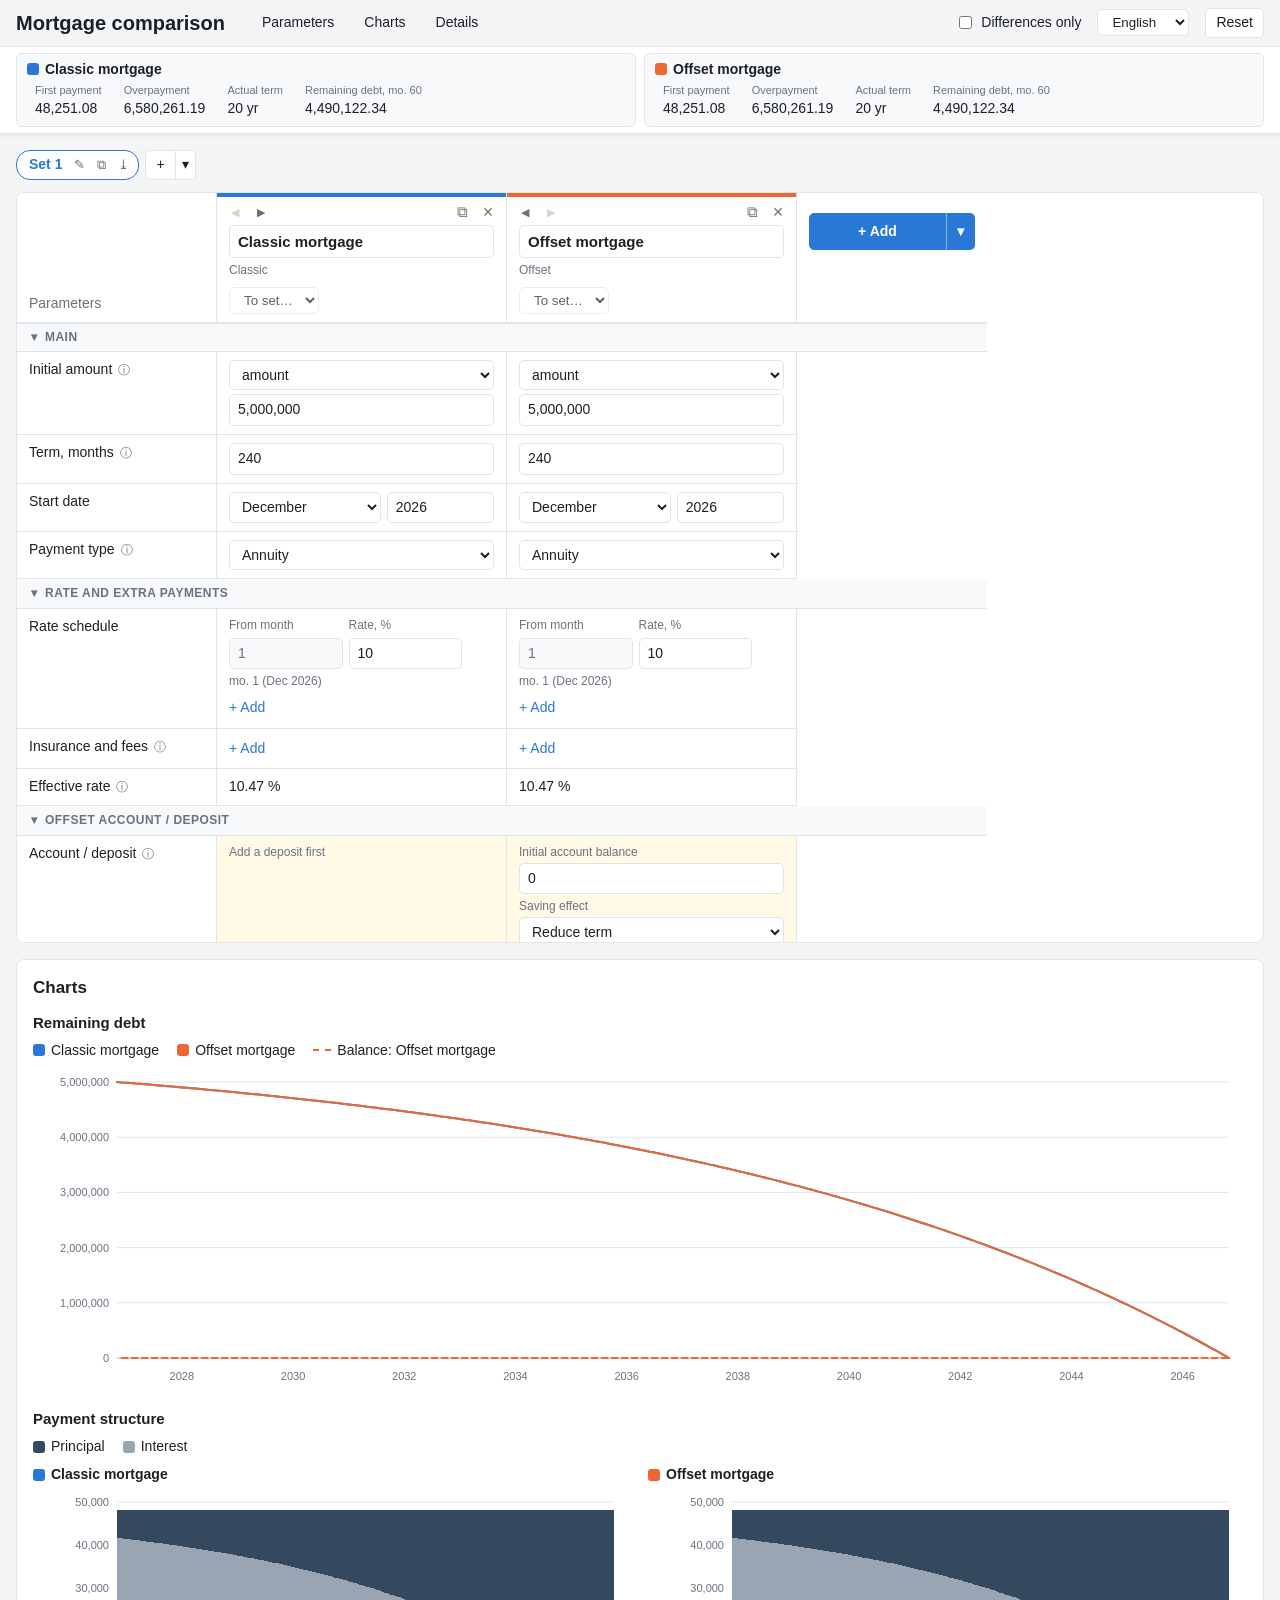
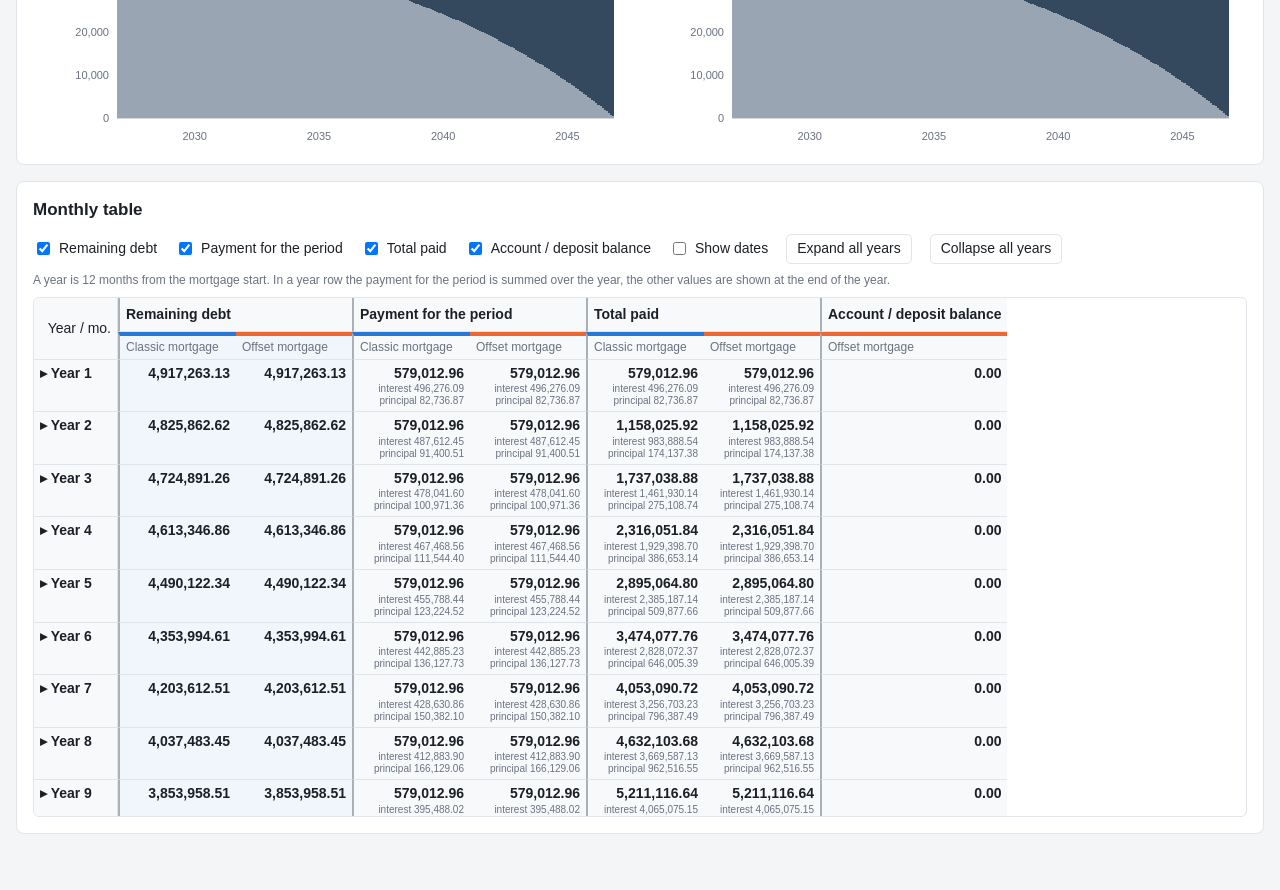
<file: index.html>
<!DOCTYPE html>
<html lang="en">
<head>
  <meta charset="utf-8">
  <meta name="viewport" content="width=device-width, initial-scale=1">
  <title>Mortgage comparison</title>
  <link rel="stylesheet" href="css/styles.css">
</head>
<body>
  <div id="app"></div>

  <!-- core -->
  <script src="js/core/namespace.js"></script>
  <script src="js/core/money.js"></script>
  <script src="js/core/i18n.js"></script>
  <script src="js/core/i18n/ru.js"></script>
  <script src="js/core/i18n/en.js"></script>
  <script src="js/core/locale.js"></script>
  <script src="js/core/dates.js"></script>
  <!-- domain -->
  <script src="js/domain/LoanTerms.js"></script>
  <script src="js/domain/RateSchedule.js"></script>
  <script src="js/domain/payments.js"></script>
  <script src="js/domain/CashFlowPlan.js"></script>
  <script src="js/domain/ReportPoint.js"></script>
  <script src="js/domain/Deposit.js"></script>
  <script src="js/domain/repayment.js"></script>
  <script src="js/domain/effects.js"></script>
  <script src="js/domain/Overpayments.js"></script>
  <script src="js/domain/ClassicMortgage.js"></script>
  <script src="js/domain/OffsetMortgage.js"></script>
  <script src="js/domain/DepositLink.js"></script>
  <script src="js/domain/ProductRegistry.js"></script>
  <script src="js/domain/Portfolio.js"></script>
  <script src="js/domain/ScenarioSet.js"></script>
  <!-- sim -->
  <script src="js/sim/ScheduleRow.js"></script>
  <script src="js/sim/LoanEngine.js"></script>
  <script src="js/sim/DepositEngine.js"></script>
  <script src="js/sim/ClassicSimulator.js"></script>
  <script src="js/sim/OffsetSimulator.js"></script>
  <script src="js/sim/Metrics.js"></script>
  <script src="js/sim/DepositSimulator.js"></script>
  <script src="js/sim/PairSimulator.js"></script>
  <script src="js/sim/Simulation.js"></script>
  <!-- ui -->
  <script src="js/ui/dom.js"></script>
  <script src="js/ui/rows.js"></script>
  <script src="js/ui/ListEditor.js"></script>
  <script src="js/ui/TaxField.js"></script>
  <script src="js/ui/ComparisonTable.js"></script>
  <script src="js/ui/DebtChart.js"></script>
  <script src="js/ui/PaymentStructureChart.js"></script>
  <script src="js/ui/ScheduleTable.js"></script>
  <script src="js/ui/ScenarioTabs.js"></script>
  <script src="js/ui/Storage.js"></script>
  <script src="js/ui/SummaryPanel.js"></script>
  <!-- app -->
  <script src="js/app.js"></script>
</body>
</html>
</file>
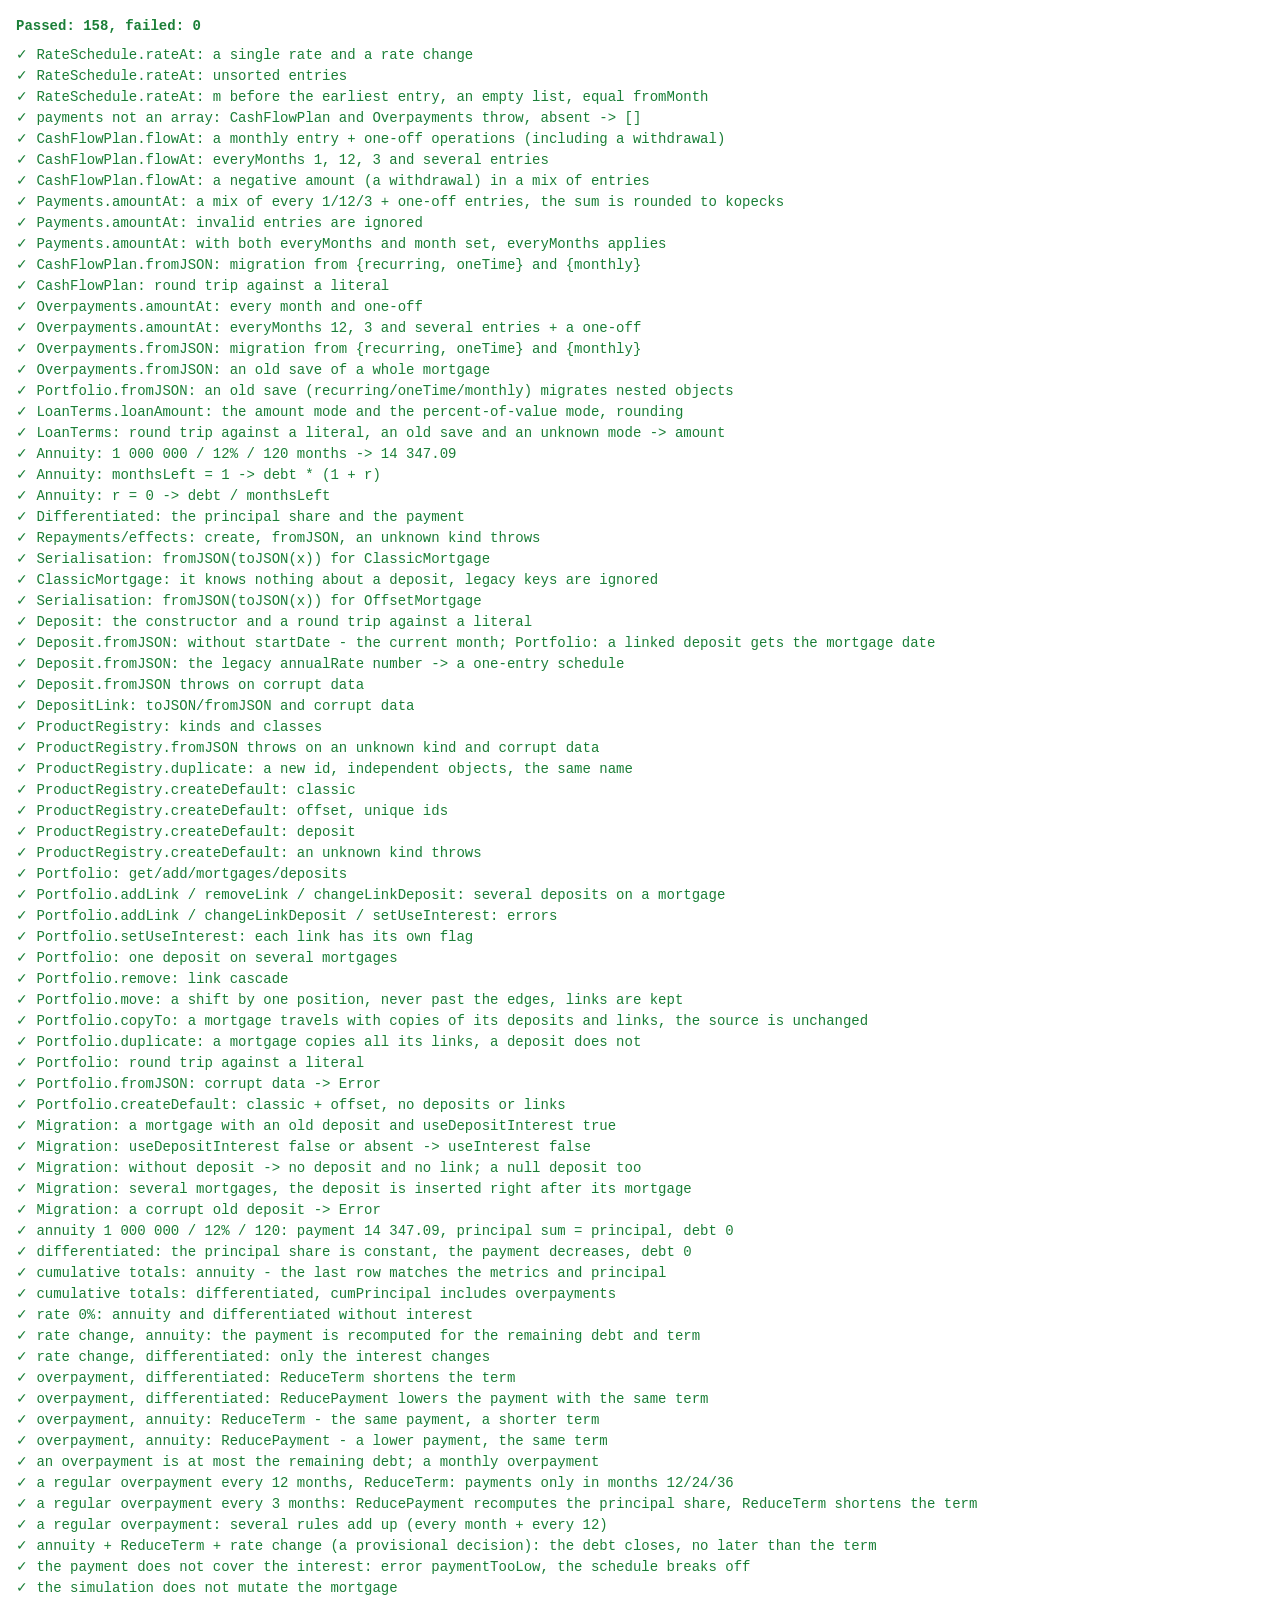
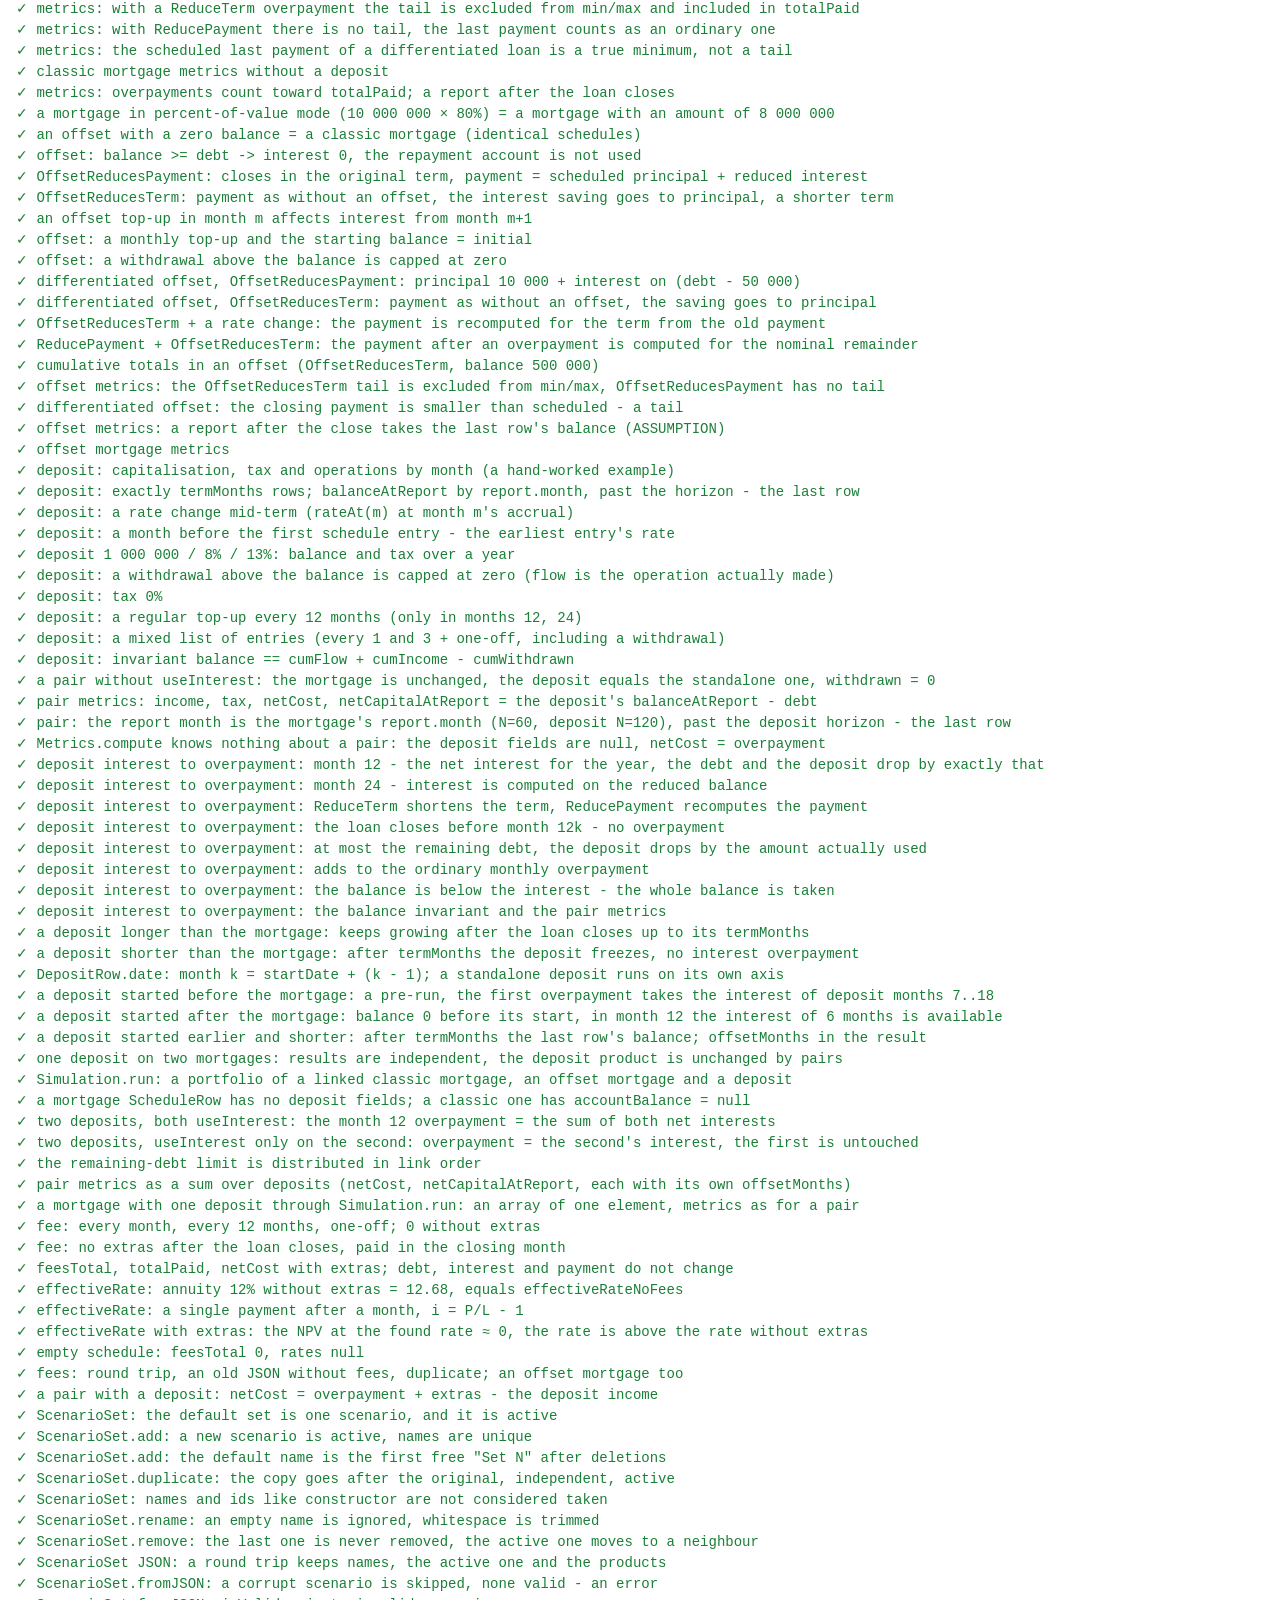
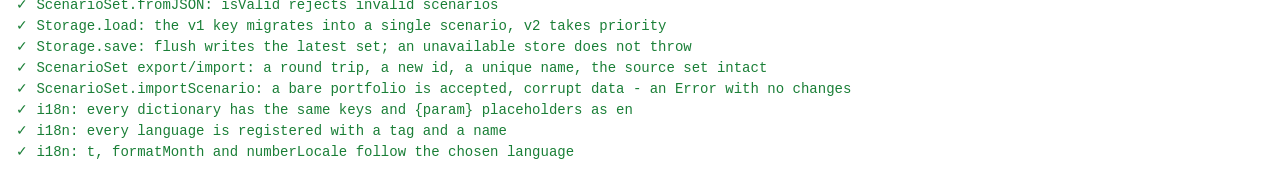
<file: tests.html>
<!DOCTYPE html>
<html lang="en">
<head>
  <meta charset="utf-8">
  <title>MortgageComparer tests</title>
  <style>
    body { font: 14px/1.5 monospace; margin: 16px; }
    .pass { color: #1a7f37; }
    .fail { color: #cf222e; }
    #summary { font-weight: bold; margin-bottom: 8px; }
  </style>
</head>
<body>
  <div id="summary" data-failed="0" data-passed="0">Running…</div>
  <div id="results"></div>

  <!-- core -->
  <script src="js/core/namespace.js"></script>
  <script src="js/core/money.js"></script>
  <script src="js/core/i18n.js"></script>
  <script src="js/core/i18n/ru.js"></script>
  <script src="js/core/i18n/en.js"></script>
  <script src="js/core/dates.js"></script>
  <!-- domain -->
  <script src="js/domain/LoanTerms.js"></script>
  <script src="js/domain/RateSchedule.js"></script>
  <script src="js/domain/payments.js"></script>
  <script src="js/domain/CashFlowPlan.js"></script>
  <script src="js/domain/ReportPoint.js"></script>
  <script src="js/domain/Deposit.js"></script>
  <script src="js/domain/repayment.js"></script>
  <script src="js/domain/effects.js"></script>
  <script src="js/domain/Overpayments.js"></script>
  <script src="js/domain/ClassicMortgage.js"></script>
  <script src="js/domain/OffsetMortgage.js"></script>
  <script src="js/domain/DepositLink.js"></script>
  <script src="js/domain/ProductRegistry.js"></script>
  <script src="js/domain/Portfolio.js"></script>
  <script src="js/domain/ScenarioSet.js"></script>
  <!-- sim -->
  <script src="js/sim/ScheduleRow.js"></script>
  <script src="js/sim/LoanEngine.js"></script>
  <script src="js/sim/DepositEngine.js"></script>
  <script src="js/sim/ClassicSimulator.js"></script>
  <script src="js/sim/OffsetSimulator.js"></script>
  <script src="js/sim/Metrics.js"></script>
  <script src="js/sim/DepositSimulator.js"></script>
  <script src="js/sim/PairSimulator.js"></script>
  <script src="js/sim/Simulation.js"></script>
  <script src="js/ui/Storage.js"></script>
  <!-- tests -->
  <script src="js/tests/assert.js"></script>
  <script src="js/tests/domain.test.js"></script>
  <script src="js/tests/classic.test.js"></script>
  <script src="js/tests/offset.test.js"></script>
  <script src="js/tests/deposit.test.js"></script>
  <script src="js/tests/fees.test.js"></script>
  <script src="js/tests/scenarios.test.js"></script>
</body>
</html>
</file>
<file: css/styles.css>
:root {
  --bg: #f4f5f7;
  --surface: #ffffff;
  --surface-alt: #f8f9fb;
  --border: #e1e4e8;
  --text: #1c2026;
  --text-muted: #6a7280;
  --accent: #2a78d6;
  --danger: #c0392b;
  --best-bg: #e6f5ea;
  --best-text: #19702f;
  --col-label: 200px;
  --col-width: 290px;
  --col-add: 190px;

  /* Categorical series colours (fixed order) */
  --series-1: #2a78d6;
  --series-2: #eb6834;
  --series-3: #1baf7a;
  --series-4: #eda100;
  --series-5: #e87ba4;
  --series-6: #008300;
  --series-7: #6250d6;
  --series-8: #e34948;

  /* Payment structure: neutral, distinct from the series colours */
  --struct-principal: #34495e;
  --struct-interest: #9aa5b4;
  --debt-bg: #f1f6fd;
  --debt-bg-hover: #e8f0fb;

  --border-strong: #c5cad1;
  --axis: #aab0b8;
  --danger-bg: #fdf1ef;
  /* Highlights: differing parameters, the row under a chart hover, the year flash */
  --diff-bg: #fff9e6;
  --diff-bg-hover: #fdf1cc;
  --hl-bg: #fff6d6;
  --hl-debt-bg: #fdeeb8;
  --flash-bg: #ffe58a;
  --row-hover-strong: #eef1f6;

  --page-max: 1600px;
  /* Elements pinned to the top: the navigation (--nav-h is set by app.js) and the summary panel (--panel-h, SummaryPanel) */
  --nav-h: 0px;
  --panel-h: 0px;
  --sticky-offset: calc(var(--nav-h) + var(--panel-h));
}

* { box-sizing: border-box; }

body {
  margin: 0;
  background: var(--bg);
  color: var(--text);
  font: 14px/1.4 -apple-system, BlinkMacSystemFont, "Segoe UI", Roboto, Arial, sans-serif;
}

h1 { margin: 0; font-size: 20px; font-weight: 600; }
h2 { margin: 0 0 12px; font-size: 17px; font-weight: 600; }

/* The header with navigation is pinned; the summary panel pins under it (top = --nav-h) */
.top {
  position: sticky;
  top: 0;
  z-index: 40;
  background: var(--bg);
  border-bottom: 1px solid var(--border);
}
.top-inner {
  display: flex;
  flex-wrap: wrap;
  align-items: center;
  gap: 6px 24px;
  max-width: var(--page-max);
  margin: 0 auto;
  padding: 8px 16px;
}
.anchors { display: flex; flex: 1 1 auto; gap: 4px; }
.anchors a {
  padding: 3px 12px;
  border: 1px solid transparent;
  border-radius: 14px;
  color: var(--text);
  text-decoration: none;
}
.anchors a:hover { border-color: var(--border); background: var(--surface); color: var(--accent); }
.anchors a:focus-visible { outline: 2px solid var(--accent); outline-offset: 1px; }
.toolbar { display: flex; align-items: center; gap: 16px; }

main { max-width: var(--page-max); margin: 0 auto; padding: 16px 16px 40px; }

/* Layout: full-width cards one under another */
[id^="sec-"] { scroll-margin-top: calc(var(--sticky-offset) + 8px); }
.schedule-wrap { scroll-margin-top: calc(var(--sticky-offset) + 8px); }
h3 { margin: 0 0 8px; font-size: 15px; font-weight: 600; }
.chart-sub { margin-top: 20px; }

.card {
  background: var(--surface);
  border: 1px solid var(--border);
  border-radius: 8px;
  padding: 16px;
  margin-bottom: 16px;
}
.card-flush { padding: 0; overflow: hidden; }

.empty { color: var(--text-muted); margin: 12px 16px; }

/* Fields and buttons */
.inp, .name-input {
  font: inherit;
  color: inherit;
  width: 100%;
  min-width: 0;
  padding: 5px 8px;
  border: 1px solid var(--border);
  border-radius: 5px;
  background: var(--surface);
}
.inp:focus, .name-input:focus { outline: 2px solid var(--accent); outline-offset: -1px; border-color: var(--accent); }
.inp.invalid { border-color: var(--danger); background: var(--danger-bg); }
.inp:disabled { background: var(--surface-alt); color: var(--text-muted); }

button { font: inherit; cursor: pointer; }
.btn-small {
  padding: 4px 10px;
  border: 1px solid var(--border);
  border-radius: 5px;
  background: var(--surface);
  color: var(--text);
}
.btn-small:hover { background: var(--surface-alt); border-color: var(--border-strong); }
.btn-add {
  width: 100%;
  padding: 8px 10px;
  border: 1px solid var(--accent);
  border-radius: 5px;
  background: var(--accent);
  color: #fff;
  font-weight: 600;
  margin-bottom: 6px;
}
.btn-add:hover { filter: brightness(1.08); }
.btn-link {
  border: 0;
  background: none;
  color: var(--accent);
  padding: 2px 0;
}
.btn-link:hover { text-decoration: underline; }
.btn-icon {
  border: 0;
  background: none;
  color: var(--text-muted);
  font-size: 18px;
  line-height: 1;
  padding: 0;
  width: 26px;
}
.btn-icon:hover { color: var(--danger); }
.check { display: inline-flex; align-items: center; gap: 6px; cursor: pointer; }

/* Comparison table */
/* Horizontal scroll makes the wrapper a scroll container vertically too, so the pinned header
   works inside it: the wrapper height is limited by the window (minus the panels pinned at the top) */
.cmp-wrap { overflow: auto; max-height: max(360px, calc(100vh - var(--sticky-offset) - 16px)); }
.cmp {
  table-layout: fixed;
  border-collapse: separate;
  border-spacing: 0;
  width: calc(var(--col-label) + var(--cols, 0) * var(--col-width) + var(--col-add));
}
.cmp th, .cmp td { border-bottom: 1px solid var(--border); padding: 8px 12px; text-align: left; vertical-align: top; font-weight: 400; }
.cmp thead th { position: sticky; top: 0; z-index: 4; background: var(--surface); vertical-align: top; box-shadow: 0 1px 0 var(--border); }
.cmp .corner, .cmp .rowlabel {
  position: sticky;
  left: 0;
  z-index: 2;
  width: var(--col-label);
  background: var(--surface);
  border-right: 1px solid var(--border);
}
.cmp thead th.corner { z-index: 5; color: var(--text-muted); font-weight: 500; vertical-align: bottom; }
.cmp .rowlabel { font-weight: 500; color: var(--text); }
.cmp tr.row:hover td, .cmp tr.row:hover .rowlabel { background: var(--surface-alt); }
.cmp tr.row:hover td.best { background: var(--best-bg); }
.cmp td.cell { width: var(--col-width); border-right: 1px solid var(--border); }
.cmp .colhead { width: var(--col-width); padding-top: 0; border-right: 1px solid var(--border); }
.cmp .addhead { width: var(--col-add); padding-top: 20px; }
.cmp td.addcol { border-bottom: 0; }
.cmp .colbar { height: 4px; margin: 0 -12px 10px; }
.name-input { font-weight: 600; font-size: 15px; }
.kind { color: var(--text-muted); font-size: 12px; margin: 4px 0 8px; }
.actions { display: flex; flex-wrap: wrap; gap: 6px; }

.cmp tr.group th {
  background: var(--surface-alt);
  color: var(--text-muted);
  font-size: 12px;
  font-weight: 600;
  letter-spacing: .04em;
  text-transform: uppercase;
  padding: 6px 12px;
}
.cmp tr.group th .group-label { position: sticky; left: 12px; display: inline-block; }
.cmp tr.group { cursor: pointer; }
.cmp tr.is-hidden, .cmp tr.is-collapsed { display: none; }
.group-toggle {
  display: inline-flex;
  align-items: center;
  gap: 6px;
  border: 0;
  background: none;
  padding: 0;
  color: inherit;
  font: inherit;
  letter-spacing: inherit;
  text-transform: inherit;
  cursor: pointer;
}
.group-toggle:focus-visible, .info:focus-visible { outline: 2px solid var(--accent); outline-offset: 2px; }
.group-arrow { width: 10px; }
.info { margin-left: 6px; color: var(--text-muted); cursor: help; font-size: 12px; }
.info:hover { color: var(--accent); }
.cmp td.diff { background: var(--diff-bg); }
.cmp tr.row:hover td.diff { background: var(--diff-bg-hover); }
.delta { display: block; margin-top: 2px; font-size: 11px; font-weight: 400; color: var(--text-muted); }

.cmp td.na { color: var(--text-muted); }
.cmp td.result { font-variant-numeric: tabular-nums; }
.cmp td.best { background: var(--best-bg); color: var(--best-text); font-weight: 600; }
.cmp td.error { color: var(--danger); font-size: 13px; }

.cell-number, .cell-date, .cell-flag, .cell-compose { display: flex; flex-direction: column; gap: 4px; }
.check.disabled { color: var(--text-muted); cursor: not-allowed; }
.cell-date { flex-direction: row; gap: 6px; }
.cell-date select { flex: 3; }
.cell-date input { flex: 2; }
.hint, .list-hint { color: var(--text-muted); font-size: 12px; }

/* List editor */
.list { display: flex; flex-direction: column; gap: 4px; }
.list-row { display: grid; gap: 6px; align-items: center; }
.list-head { color: var(--text-muted); font-size: 12px; }
.list-hint { grid-column: 1 / -1; margin: -2px 0 2px; min-height: 0; }
.list-hint:empty { display: none; }
.list .btn-link { align-self: flex-start; }

/* The "Tax, %" widget under a deposit rate schedule */
.cell-rates { display: flex; flex-direction: column; gap: 8px; }
.tax-field { display: flex; align-items: center; gap: 4px; }
.tax-label { color: var(--text-muted); font-size: 12px; }
.tax-field .inp { width: 64px; margin-left: auto; }

/* Charts */
.chart-host, .schedule-host { min-width: 0; }
.chart-box { position: relative; }
.chart { display: block; max-width: 100%; height: auto; }
.chart .grid { stroke: var(--border); stroke-width: 1; }
.chart .axis { stroke: var(--axis); stroke-width: 1; }
.chart .axis-label { fill: var(--text-muted); font-size: 11px; }
.chart .line { fill: none; stroke-width: 2; stroke-linejoin: round; stroke-linecap: round; }
.chart .line.balance { stroke-dasharray: 6 4; }
.swatch.dashed { background: none !important; width: 18px; height: 0; border-radius: 0; border-top: 2px dashed; }
.chart .crosshair { stroke: var(--axis); stroke-width: 1; stroke-dasharray: 3 3; }
.chart .marker { stroke: var(--surface); stroke-width: 2; }
.chart .hit { cursor: pointer; }

.legend { display: flex; flex-wrap: wrap; gap: 6px 18px; margin-bottom: 8px; }
.legend-item { display: inline-flex; align-items: center; gap: 6px; }
.swatch { display: inline-block; width: 12px; height: 12px; border-radius: 3px; flex: none; }

.tooltip {
  position: absolute;
  pointer-events: none;
  background: var(--surface);
  border: 1px solid var(--border);
  border-radius: 6px;
  box-shadow: 0 2px 8px rgba(0, 0, 0, .12);
  padding: 8px 10px;
  font-size: 12px;
  z-index: 5;
}
.tooltip-title { font-weight: 600; }
.tooltip-elapsed { font-size: 12px; color: var(--text-muted); margin-bottom: 4px; }
.tooltip-row { display: flex; align-items: center; gap: 6px; }
.tooltip-name { flex: 1; padding-right: 12px; }
.tooltip-value { font-variant-numeric: tabular-nums; }

.structure-grid { display: grid; grid-template-columns: repeat(auto-fit, minmax(340px, 1fr)); gap: 16px; }
.structure-cell { min-width: 0; }
.structure-title { display: flex; align-items: center; gap: 6px; font-weight: 600; margin-bottom: 4px; }

.schedule-wrap { max-height: 520px; overflow: auto; border: 1px solid var(--border); border-radius: 6px; }
.schedule { border-collapse: separate; border-spacing: 0; font-variant-numeric: tabular-nums; }
.schedule th, .schedule td { padding: 4px 6px; white-space: nowrap; text-align: left; vertical-align: top; border-bottom: 1px solid var(--border); }
.schedule thead th {
  position: sticky;
  background: var(--surface-alt);
  font-weight: 600;
  z-index: 2;
  height: 34px;
  line-height: 24px;
}
.schedule thead tr:first-child th { top: 0; }
/* The second header tier may be any height (a two-line name); the top offset equals the first tier height (34px, one line) */
.schedule thead tr:nth-child(2) th { top: 34px; height: auto; line-height: 15px; vertical-align: top; font-weight: 500; color: var(--text-muted); font-size: 12px; }
.schedule .group-name { position: sticky; left: 56px; display: inline-block; }
.schedule .item-name {
  display: -webkit-box;
  -webkit-box-orient: vertical;
  -webkit-line-clamp: 2;
  line-clamp: 2;
  overflow: hidden;
  white-space: normal;
  overflow-wrap: anywhere;
  width: 104px;
  line-height: 15px;
}
.schedule .first { border-left: 2px solid var(--axis); }
.schedule .num { text-align: right; }
.schedule .na { color: var(--text-muted); }
.schedule td.error { color: var(--danger); white-space: normal; min-width: 130px; max-width: 160px; }
.schedule .debt { font-weight: 600; background: var(--debt-bg); }
.schedule thead th.debt-head { background: var(--debt-bg); }
.schedule .month-col {
  position: sticky;
  left: 0;
  width: 48px;
  min-width: 48px;
  background: var(--surface);
  border-right: 1px solid var(--border);
  text-align: right;
  font-weight: 500;
  z-index: 1;
}
.schedule thead th.month-col { background: var(--surface-alt); z-index: 3; vertical-align: middle; }
.schedule tbody tr:hover td, .schedule tbody tr:hover th { background: var(--surface-alt); }
.schedule tbody tr:hover td.debt { background: var(--debt-bg-hover); }
.empty.error { color: var(--danger); }

.schedule-controls { display: flex; flex-wrap: wrap; gap: 6px 18px; margin-bottom: 8px; }

.card p.hint { margin: 0 0 8px; }
.schedule .month-col { width: 84px; min-width: 84px; }
.schedule .group-name { left: 92px; }
.schedule th.year-col { text-align: left; }
.schedule .month-num { color: var(--text-muted); font-weight: 400; padding-right: 10px; }
.schedule tr.year-row { cursor: pointer; }
.schedule tr.year-row td, .schedule tr.year-row th { font-weight: 600; background: var(--surface-alt); }
.schedule tr.year-row td.debt { background: var(--debt-bg); }
.schedule tbody tr.year-row:hover td, .schedule tbody tr.year-row:hover th { background: var(--row-hover-strong); }
.year-toggle {
  border: 0;
  background: none;
  padding: 0;
  color: inherit;
  font: inherit;
  font-weight: 600;
  cursor: pointer;
}
.year-toggle:focus-visible { outline: 2px solid var(--accent); outline-offset: 2px; }

/* Detail table: the minimum debt in a row, hover highlight from a chart, the year flash */
.schedule-controls .btn-small { align-self: center; }
.schedule tbody tr.hl td, .schedule tbody tr.hl th { background: var(--hl-bg); }
.schedule tbody tr.hl td.debt { background: var(--hl-debt-bg); }
.schedule tbody tr td.debt.min { background: var(--best-bg); color: var(--best-text); }
@keyframes schedule-flash { from { background: var(--flash-bg); } }
.schedule tbody tr.flash td, .schedule tbody tr.flash th { animation: schedule-flash 1.5s ease-out; }

/* Summary panel (SummaryPanel) */
.summary-panel {
  position: sticky;
  top: var(--nav-h);
  z-index: 30;
  background: var(--surface);
  border-bottom: 1px solid var(--border);
  box-shadow: 0 2px 6px rgba(0, 0, 0, .06);
}
.summary-panel.is-empty { display: none; }
/* A wrapper container does not create a box, so the sticky panel pins relative to the wrapper's parent (the whole page) */
.summary-host { display: contents; }
.summary-inner {
  display: flex;
  gap: 8px;
  max-width: var(--page-max);
  margin: 0 auto;
  padding: 6px 16px;
  overflow-x: auto;
  scrollbar-width: thin;
}
.sum-card {
  flex: 1 0 auto;
  min-width: 0;
  padding: 6px 10px;
  border: 1px solid var(--border);
  border-radius: 6px;
  background: var(--surface-alt);
}
.sum-head { display: flex; align-items: center; gap: 6px; font-weight: 600; margin-bottom: 2px; }
.sum-name { max-width: 240px; overflow: hidden; text-overflow: ellipsis; white-space: nowrap; }
.sum-metrics { display: flex; gap: 4px 6px; }
.sum-metric { padding: 2px 8px; border-radius: 4px; white-space: nowrap; font-variant-numeric: tabular-nums; }
.sum-label { color: var(--text-muted); font-size: 11px; }
.sum-value { font-size: 14px; }
.sum-metric.best { background: var(--best-bg); color: var(--best-text); font-weight: 600; }
.sum-metric.best .sum-label { color: var(--best-text); font-weight: 400; }
.sum-error { color: var(--danger); font-size: 13px; max-width: 360px; }

/* Phone: a compact header; the summary panel is not pinned (SummaryPanel then leaves it out of --sticky-offset);
   the label column of the comparison table is narrower */
@media (max-width: 640px) {
  :root { --col-label: 130px; }
  .top-inner { padding: 6px 12px; gap: 4px 12px; }
  h1 { font-size: 17px; }
  .anchors { order: 3; flex: 1 0 100%; justify-content: space-between; }
  main { padding: 12px 12px 32px; }
  .card { padding: 12px; }
  .summary-panel { position: static; }
  .summary-inner { padding: 6px 12px; }
  .cmp .rowlabel { padding-left: 8px; padding-right: 8px; }
}

/* Deposit balance composition: a strip at the bottom of the cell (paid in / interest) and a tooltip */
.schedule td.dep { position: relative; cursor: help; }
.schedule td.dep::after {
  content: '';
  position: absolute;
  left: 0;
  right: 0;
  bottom: 0;
  height: 3px;
  background: linear-gradient(to right, var(--struct-principal) var(--dep, 0%), var(--series-3) var(--dep, 0%));
}
.schedule td.dep:focus-visible { outline: 2px solid var(--accent); outline-offset: -2px; }
.dep-tip {
  position: fixed;
  z-index: 60;
  min-width: 240px;
  max-width: 320px;
  padding: 8px 10px;
  background: var(--surface);
  border: 1px solid var(--border);
  border-radius: 6px;
  box-shadow: 0 4px 14px rgba(0, 0, 0, .16);
  font-size: 12px;
  font-variant-numeric: tabular-nums;
  pointer-events: none;
}
.dep-tip[hidden] { display: none; }
.dep-tip-title { font-weight: 600; margin-bottom: 4px; }
.dep-tip-row { display: flex; justify-content: space-between; gap: 16px; padding: 1px 0; }
.dep-tip-row.strong { font-weight: 600; }
.dep-tip-sep { border-top: 1px solid var(--border); margin: 4px 0; }

/* The "when" cell of a payment entry: mode + number */
.list-when { display: flex; gap: 4px; min-width: 0; }
.list-when select { flex: 1 1 auto; min-width: 0; padding-left: 6px; padding-right: 2px; }
.list-when input { flex: 0 0 44px; min-width: 0; width: 44px; }

.cell-compose[hidden] { display: none; }
.compose-part { display: flex; flex-direction: column; gap: 2px; }

/* Hover comparison: the difference from the cell under the cursor is shown under the main number (the space is always reserved) */
.schedule .cmp-d { display: block; font-size: 10px; font-weight: 500; color: var(--text-muted); text-align: right; }
.schedule .cmp-line { display: block; height: 12px; line-height: 12px; white-space: nowrap; }
.schedule .cmp-main { height: auto; line-height: inherit; }
.schedule .cmp-line[data-s="pos"] { color: var(--best-text); }
.schedule .cmp-line[data-s="neg"] { color: var(--danger); }
.schedule td.cmp-base { outline: 2px solid var(--accent); outline-offset: -2px; }

/* Small lines under the number in result cells (the breakdown) */
.cmp td.result .result-line { display: block; font-size: 11px; color: var(--text-muted); line-height: 14px; }

/* The "Add" button with a kind choice */
.add-split { position: relative; display: flex; }
.add-split .btn-add { margin-bottom: 0; width: auto; }
.add-split .add-main { flex: 1; border-radius: 5px 0 0 5px; }
.add-split .add-toggle { border-radius: 0 5px 5px 0; border-left-color: rgba(255, 255, 255, .45); padding: 8px 10px; }
.add-menu {
  position: absolute; top: 100%; left: 0; right: 0; z-index: 6; margin: 4px 0 0; padding: 4px; list-style: none;
  background: var(--surface); border: 1px solid var(--border-strong); border-radius: 6px; box-shadow: 0 4px 16px rgba(0, 0, 0, .14);
}
.add-menu[hidden] { display: none; }
.add-item { width: 100%; text-align: left; padding: 6px 8px; border: 0; border-radius: 4px; background: none; color: var(--text); }
.add-item:hover, .add-item:focus-visible { background: var(--surface-alt); }

/* The editor of a mortgage's deposit links */
.link-list { gap: 8px; }
.link-item { display: flex; flex-direction: column; gap: 4px; }
.link-line { display: flex; gap: 6px; align-items: center; }
.link-line select { flex: 1; min-width: 0; }
.link-list .btn-link { align-self: flex-start; }

/* Deposit results in pairs: a row per linked mortgage */
.cmp td.result .pair-line { display: flex; justify-content: space-between; gap: 8px; }
.cmp td.result .pair-name { color: var(--text-muted); font-size: 12px; overflow: hidden; text-overflow: ellipsis; white-space: nowrap; }

/* Scenario tabs */
.scn-host { margin-bottom: 12px; }
.scn-bar { display: flex; flex-wrap: wrap; align-items: center; gap: 4px 6px; }
.scn-item { display: flex; align-items: center; max-width: 220px; border: 1px solid var(--border); border-radius: 14px; background: var(--surface); }
.scn-item:hover { border-color: var(--border-strong); }
.scn-item.active { border-color: var(--accent); }
.scn-tab {
  min-width: 0;
  padding: 4px 6px 4px 12px;
  overflow: hidden;
  text-overflow: ellipsis;
  white-space: nowrap;
  border: 0;
  border-radius: 14px;
  background: transparent;
  color: var(--text);
  font: inherit;
  cursor: pointer;
}
.scn-tab.active { color: var(--accent); font-weight: 600; }
/* A borderless icon button (actions of a scenario tab and of a column header) */
.icon-btn {
  flex: none;
  padding: 0;
  border: 0;
  background: transparent;
  color: var(--text-muted);
  cursor: pointer;
}
.icon-btn:hover, .icon-btn:focus-visible { background: var(--surface-alt); color: var(--accent); }
.icon-btn:focus-visible { outline: 2px solid var(--accent); outline-offset: 1px; }
.icon-btn:disabled { opacity: 0.3; cursor: default; background: transparent; color: var(--text-muted); }
.icon-btn-danger:hover, .icon-btn-danger:focus-visible { color: var(--danger); }
.scn-tool { width: 22px; height: 22px; border-radius: 50%; font-size: 13px; line-height: 20px; }
.scn-tool:last-child { margin-right: 4px; }
.scn-tool.scn-close { font-size: 16px; }
/* An inactive tab: its icons (except delete) show on hover or focus */
.scn-item:not(.active):not(:hover):not(:focus-within) .scn-tool:not(.scn-close) { display: none; }
.scn-add-split { position: relative; display: flex; }
.scn-add-split .scn-add { border-radius: 5px 0 0 5px; }
.scn-add-split .scn-add-toggle { border-radius: 0 5px 5px 0; border-left: 0; padding: 4px 6px; }
.scn-add-split .add-menu { right: auto; min-width: 200px; }
.scn-input { width: 160px; padding: 3px 8px; border: 1px solid var(--accent); border-radius: 14px; background: var(--surface); color: var(--text); font: inherit; }
.scn-note { color: var(--text-muted); font-size: 12px; }
.copy-to { max-width: 90px; }

/* Column buttons (duplicate, delete) - a separate row above the name, on the right */
.col-tools { display: flex; justify-content: space-between; gap: 2px; margin: -6px -6px 2px -6px; }
.col-btn { width: 24px; height: 22px; border-radius: 4px; font-size: 15px; line-height: 20px; }
.col-close { font-size: 18px; }
.col-tools-group { display: flex; gap: 2px; }
.col-move { font-size: 11px; }
</file>
